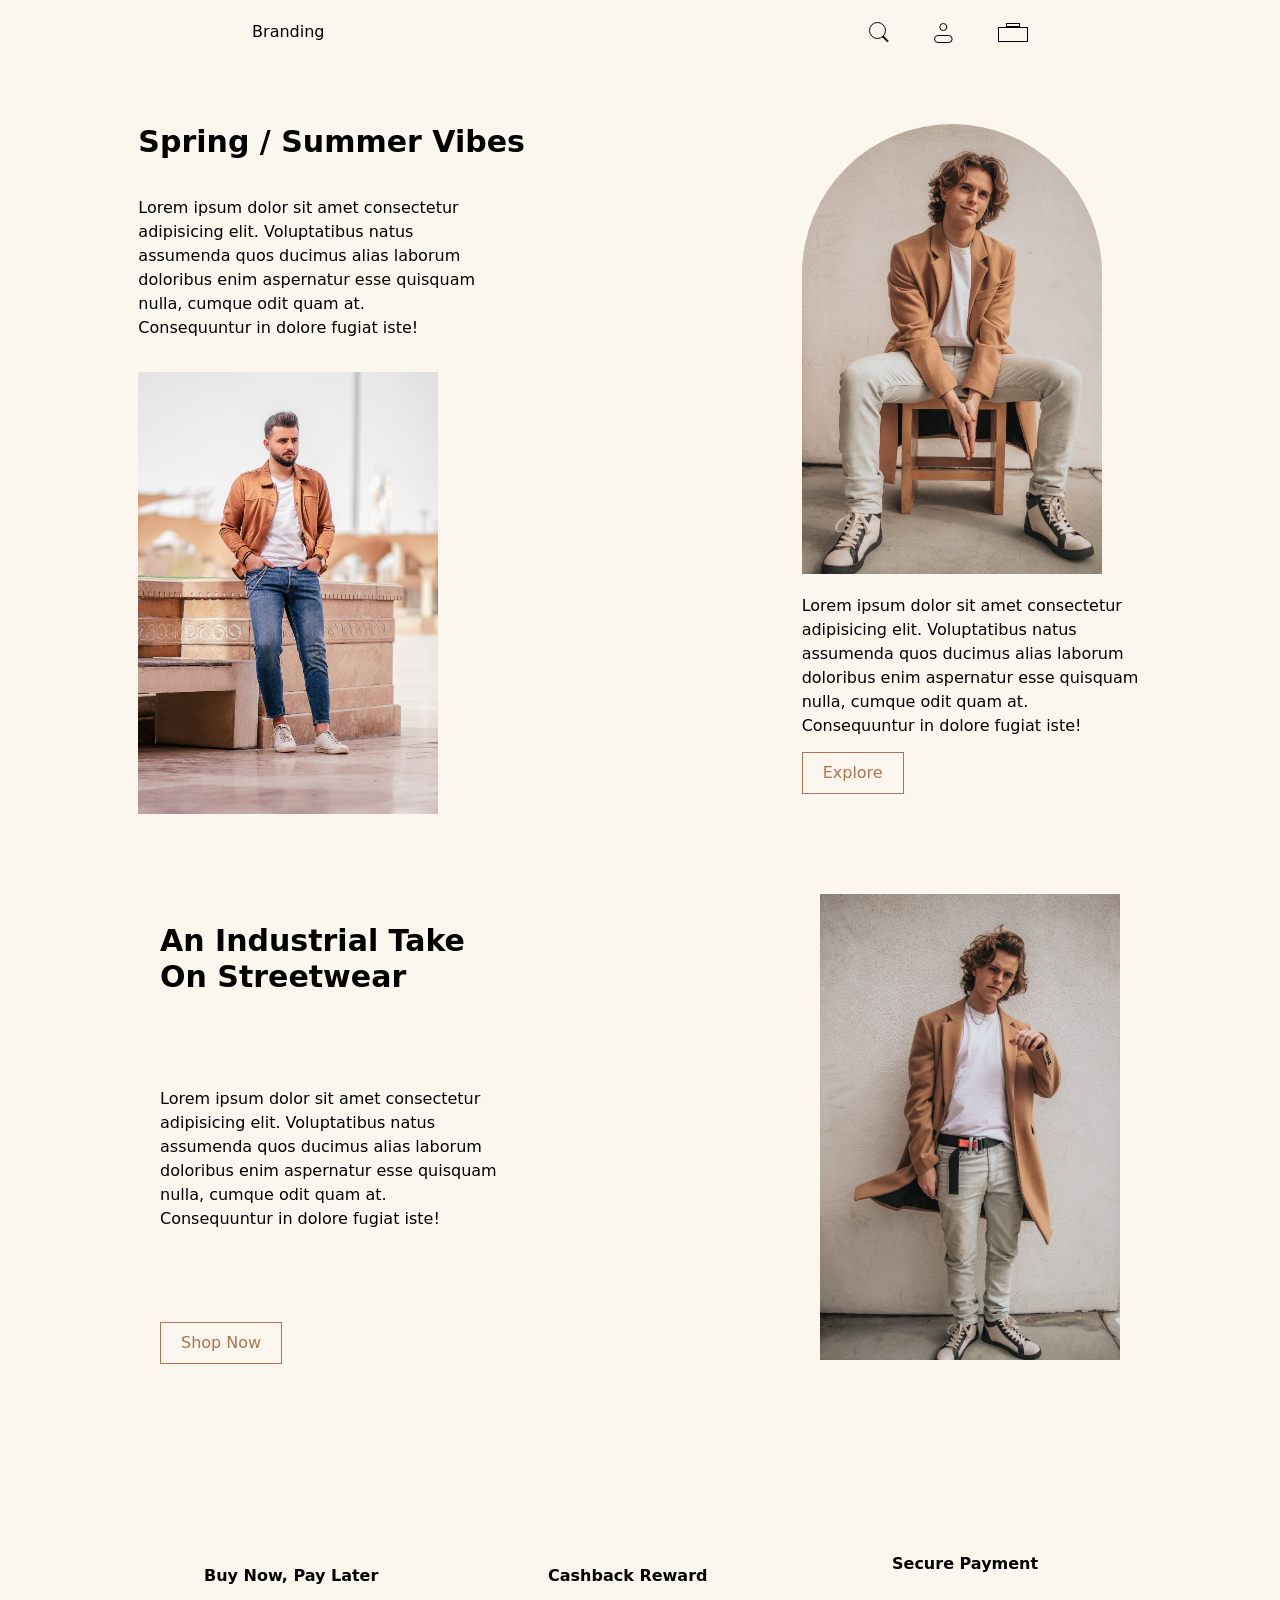
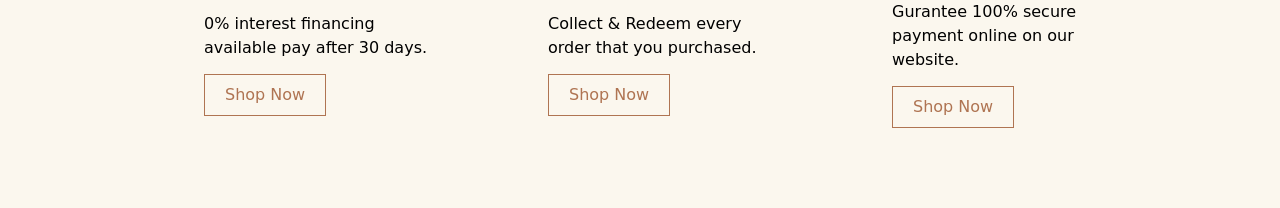
<file: index.html>
<html lang="en">
    <head>
        <meta charset="UTF-8" />
        <meta name="viewport" content="width=device-width, initial-scale=1.0" />
        <link rel="stylesheet" href="./src/output.css" />
        <title>Tailwind project - Branding Site</title>
    </head>
    <body class="bg-[#FBF7EE]">
        <nav class="flex justify-around">
            <div class="logo mt-5">
                <h1>Branding</h1>
            </div>
            <div class="nav-images mt-5">
                <img src="./Images/SVG/SVG 1.svg" class="inline ml-10" />
                <img src="./Images/SVG/SVG 2.svg" class="inline ml-10" />
                <img src="./Images/SVG/SVG 3.svg" class="inline ml-10" />
            </div>
        </nav>

        <header class="mt-20 flex justify-around">
            <div class="card-one">
                <h1 class="font-bold mb-9 text-3xl">Spring / Summer Vibes</h1>
                <p class="w-[340px] font-light">
                    Lorem ipsum dolor sit amet consectetur adipisicing elit.
                    Voluptatibus natus assumenda quos ducimus alias laborum
                    doloribus enim aspernatur esse quisquam nulla, cumque odit
                    quam at. Consequuntur in dolore fugiat iste!
                </p>
                <img
                    src="./Images/mohamad-khosravi-DuY4JP2M34Q-unsplash.jpg"
                    class="w-[300px] mt-8"
                />
            </div>
            <div class="card-two">
                <img
                    src="./Images/austin-wade-d2s8NQ6WD24-unsplash.jpg"
                    class="w-[300px] mb-5 rounded-t-[40rem]"
                />
                <p class="w-[340px] font-light">
                    Lorem ipsum dolor sit amet consectetur adipisicing elit.
                    Voluptatibus natus assumenda quos ducimus alias laborum
                    doloribus enim aspernatur esse quisquam nulla, cumque odit
                    quam at. Consequuntur in dolore fugiat iste!
                </p>

                <button
                    class="border border-[#AF7452] text-[#AF7452] pt-2 pb-2 pl-5 pr-5 mt-3.5"
                >
                    Explore
                </button>
            </div>
        </header>
        <section class="flex justify-around pt-20">
            <div class="flex flex-col justify-around items-start">
                <h1 class="font-bold mb-9 text-3xl">
                    An Industrial Take <br />
                    On Streetwear
                </h1>

                <p class="w-[340px] mb-5 font-light">
                    Lorem ipsum dolor sit amet consectetur adipisicing elit.
                    Voluptatibus natus assumenda quos ducimus alias laborum
                    doloribus enim aspernatur esse quisquam nulla, cumque odit
                    quam at. Consequuntur in dolore fugiat iste!
                </p>

                <button
                    class="border border-[#AF7452] text-[#AF7452] pt-2 pb-2 pl-5 pr-5 mt-3.5"
                >
                    Shop Now
                </button>
            </div>

            <img
                src="./Images/austin-wade-iQn82USu8gs-unsplash.jpg"
                class="w-[300px] mb-8"
            />
        </section>

        <section class="flex justify-center items-center mt-20 p-10">
            <div class="p-10 ml-10">
                <h1 class="font-bold mb-6">Buy Now, Pay Later</h1>
                <p class="font-thin w-[14rem]">
                    0% interest financing available pay after 30 days.
                </p>
                <button
                    class="border border-[#AF7452] text-[#AF7452] pt-2 pb-2 pl-5 pr-5 mt-3.5"
                >
                    Shop Now
                </button>
            </div>

            <div class="p-10 ml-10">
                <h1 class="font-bold mb-6">Cashback Reward</h1>
                <p class="font-thin w-[14rem]">
                    Collect & Redeem every order that you purchased.
                </p>
                <button
                    class="border border-[#AF7452] text-[#AF7452] pt-2 pb-2 pl-5 pr-5 mt-3.5"
                >
                    Shop Now
                </button>
            </div>

            <div class="p-10 ml-10">
                <h1 class="font-bold mb-6">Secure Payment</h1>
                <p class="font-thin w-[14rem]">
                    Gurantee 100% secure payment online on our website.
                </p>
                <button
                    class="border border-[#AF7452] text-[#AF7452] pt-2 pb-2 pl-5 pr-5 mt-3.5"
                >
                    Shop Now
                </button>
            </div>
        </section>
    </body>
</html>
</file>
<file: src/output.css>
/*! tailwindcss v4.1.13 | MIT License | https://tailwindcss.com */
@layer properties;
@layer theme, base, components, utilities;
@layer theme {
  :root, :host {
    --font-sans: ui-sans-serif, system-ui, sans-serif, "Apple Color Emoji",
      "Segoe UI Emoji", "Segoe UI Symbol", "Noto Color Emoji";
    --font-serif: ui-serif, Georgia, Cambria, "Times New Roman", Times, serif;
    --font-mono: ui-monospace, SFMono-Regular, Menlo, Monaco, Consolas, "Liberation Mono",
      "Courier New", monospace;
    --color-red-200: oklch(88.5% 0.062 18.334);
    --color-red-300: oklch(80.8% 0.114 19.571);
    --color-red-400: oklch(70.4% 0.191 22.216);
    --color-red-500: oklch(63.7% 0.237 25.331);
    --color-red-600: oklch(57.7% 0.245 27.325);
    --color-red-800: oklch(44.4% 0.177 26.899);
    --color-orange-200: oklch(90.1% 0.076 70.697);
    --color-orange-300: oklch(83.7% 0.128 66.29);
    --color-orange-500: oklch(70.5% 0.213 47.604);
    --color-amber-200: oklch(92.4% 0.12 95.746);
    --color-yellow-100: oklch(97.3% 0.071 103.193);
    --color-yellow-200: oklch(94.5% 0.129 101.54);
    --color-yellow-300: oklch(90.5% 0.182 98.111);
    --color-yellow-400: oklch(85.2% 0.199 91.936);
    --color-yellow-500: oklch(79.5% 0.184 86.047);
    --color-yellow-600: oklch(68.1% 0.162 75.834);
    --color-yellow-700: oklch(55.4% 0.135 66.442);
    --color-yellow-800: oklch(47.6% 0.114 61.907);
    --color-lime-100: oklch(96.7% 0.067 122.328);
    --color-lime-200: oklch(93.8% 0.127 124.321);
    --color-lime-300: oklch(89.7% 0.196 126.665);
    --color-lime-400: oklch(84.1% 0.238 128.85);
    --color-lime-500: oklch(76.8% 0.233 130.85);
    --color-lime-600: oklch(64.8% 0.2 131.684);
    --color-lime-700: oklch(53.2% 0.157 131.589);
    --color-green-50: oklch(98.2% 0.018 155.826);
    --color-green-100: oklch(96.2% 0.044 156.743);
    --color-green-200: oklch(92.5% 0.084 155.995);
    --color-green-300: oklch(87.1% 0.15 154.449);
    --color-green-400: oklch(79.2% 0.209 151.711);
    --color-green-500: oklch(72.3% 0.219 149.579);
    --color-green-600: oklch(62.7% 0.194 149.214);
    --color-green-700: oklch(52.7% 0.154 150.069);
    --color-green-800: oklch(44.8% 0.119 151.328);
    --color-teal-100: oklch(95.3% 0.051 180.801);
    --color-teal-200: oklch(91% 0.096 180.426);
    --color-teal-300: oklch(85.5% 0.138 181.071);
    --color-teal-400: oklch(77.7% 0.152 181.912);
    --color-teal-500: oklch(70.4% 0.14 182.503);
    --color-cyan-200: oklch(91.7% 0.08 205.041);
    --color-blue-500: oklch(62.3% 0.214 259.815);
    --color-blue-600: oklch(54.6% 0.245 262.881);
    --color-blue-700: oklch(48.8% 0.243 264.376);
    --color-blue-800: oklch(42.4% 0.199 265.638);
    --color-indigo-100: oklch(93% 0.034 272.788);
    --color-indigo-200: oklch(87% 0.065 274.039);
    --color-indigo-400: oklch(67.3% 0.182 276.935);
    --color-purple-400: oklch(71.4% 0.203 305.504);
    --color-purple-600: oklch(55.8% 0.288 302.321);
    --color-pink-200: oklch(89.9% 0.061 343.231);
    --color-pink-300: oklch(82.3% 0.12 346.018);
    --color-pink-400: oklch(71.8% 0.202 349.761);
    --color-pink-800: oklch(45.9% 0.187 3.815);
    --color-slate-700: oklch(37.2% 0.044 257.287);
    --color-white: #fff;
    --spacing: 0.25rem;
    --container-lg: 32rem;
    --text-xs: 0.75rem;
    --text-xs--line-height: calc(1 / 0.75);
    --text-sm: 0.875rem;
    --text-sm--line-height: calc(1.25 / 0.875);
    --text-base: 1rem;
    --text-base--line-height: calc(1.5 / 1);
    --text-lg: 1.125rem;
    --text-lg--line-height: calc(1.75 / 1.125);
    --text-xl: 1.25rem;
    --text-xl--line-height: calc(1.75 / 1.25);
    --text-2xl: 1.5rem;
    --text-2xl--line-height: calc(2 / 1.5);
    --text-3xl: 1.875rem;
    --text-3xl--line-height: calc(2.25 / 1.875);
    --text-4xl: 2.25rem;
    --text-4xl--line-height: calc(2.5 / 2.25);
    --text-5xl: 3rem;
    --text-5xl--line-height: 1;
    --text-6xl: 3.75rem;
    --text-6xl--line-height: 1;
    --text-7xl: 4.5rem;
    --text-7xl--line-height: 1;
    --text-8xl: 6rem;
    --text-8xl--line-height: 1;
    --text-9xl: 8rem;
    --text-9xl--line-height: 1;
    --font-weight-thin: 100;
    --font-weight-light: 300;
    --font-weight-normal: 400;
    --font-weight-medium: 500;
    --font-weight-semibold: 600;
    --font-weight-bold: 700;
    --tracking-tight: -0.025em;
    --tracking-normal: 0em;
    --tracking-wide: 0.025em;
    --tracking-widest: 0.1em;
    --radius-lg: 0.5rem;
    --radius-xl: 0.75rem;
    --radius-3xl: 1.5rem;
    --ease-in-out: cubic-bezier(0.4, 0, 0.2, 1);
    --animate-spin: spin 1s linear infinite;
    --animate-ping: ping 1s cubic-bezier(0, 0, 0.2, 1) infinite;
    --animate-pulse: pulse 2s cubic-bezier(0.4, 0, 0.6, 1) infinite;
    --animate-bounce: bounce 1s infinite;
    --blur-sm: 8px;
    --blur-lg: 16px;
    --blur-2xl: 40px;
    --blur-3xl: 64px;
    --default-transition-duration: 150ms;
    --default-transition-timing-function: cubic-bezier(0.4, 0, 0.2, 1);
    --default-font-family: var(--font-sans);
    --default-mono-font-family: var(--font-mono);
  }
}
@layer base {
  *, ::after, ::before, ::backdrop, ::file-selector-button {
    box-sizing: border-box;
    margin: 0;
    padding: 0;
    border: 0 solid;
  }
  html, :host {
    line-height: 1.5;
    -webkit-text-size-adjust: 100%;
    tab-size: 4;
    font-family: var(--default-font-family, ui-sans-serif, system-ui, sans-serif, "Apple Color Emoji", "Segoe UI Emoji", "Segoe UI Symbol", "Noto Color Emoji");
    font-feature-settings: var(--default-font-feature-settings, normal);
    font-variation-settings: var(--default-font-variation-settings, normal);
    -webkit-tap-highlight-color: transparent;
  }
  hr {
    height: 0;
    color: inherit;
    border-top-width: 1px;
  }
  abbr:where([title]) {
    -webkit-text-decoration: underline dotted;
    text-decoration: underline dotted;
  }
  h1, h2, h3, h4, h5, h6 {
    font-size: inherit;
    font-weight: inherit;
  }
  a {
    color: inherit;
    -webkit-text-decoration: inherit;
    text-decoration: inherit;
  }
  b, strong {
    font-weight: bolder;
  }
  code, kbd, samp, pre {
    font-family: var(--default-mono-font-family, ui-monospace, SFMono-Regular, Menlo, Monaco, Consolas, "Liberation Mono", "Courier New", monospace);
    font-feature-settings: var(--default-mono-font-feature-settings, normal);
    font-variation-settings: var(--default-mono-font-variation-settings, normal);
    font-size: 1em;
  }
  small {
    font-size: 80%;
  }
  sub, sup {
    font-size: 75%;
    line-height: 0;
    position: relative;
    vertical-align: baseline;
  }
  sub {
    bottom: -0.25em;
  }
  sup {
    top: -0.5em;
  }
  table {
    text-indent: 0;
    border-color: inherit;
    border-collapse: collapse;
  }
  :-moz-focusring {
    outline: auto;
  }
  progress {
    vertical-align: baseline;
  }
  summary {
    display: list-item;
  }
  ol, ul, menu {
    list-style: none;
  }
  img, svg, video, canvas, audio, iframe, embed, object {
    display: block;
    vertical-align: middle;
  }
  img, video {
    max-width: 100%;
    height: auto;
  }
  button, input, select, optgroup, textarea, ::file-selector-button {
    font: inherit;
    font-feature-settings: inherit;
    font-variation-settings: inherit;
    letter-spacing: inherit;
    color: inherit;
    border-radius: 0;
    background-color: transparent;
    opacity: 1;
  }
  :where(select:is([multiple], [size])) optgroup {
    font-weight: bolder;
  }
  :where(select:is([multiple], [size])) optgroup option {
    padding-inline-start: 20px;
  }
  ::file-selector-button {
    margin-inline-end: 4px;
  }
  ::placeholder {
    opacity: 1;
  }
  @supports (not (-webkit-appearance: -apple-pay-button))  or (contain-intrinsic-size: 1px) {
    ::placeholder {
      color: currentcolor;
      @supports (color: color-mix(in lab, red, red)) {
        color: color-mix(in oklab, currentcolor 50%, transparent);
      }
    }
  }
  textarea {
    resize: vertical;
  }
  ::-webkit-search-decoration {
    -webkit-appearance: none;
  }
  ::-webkit-date-and-time-value {
    min-height: 1lh;
    text-align: inherit;
  }
  ::-webkit-datetime-edit {
    display: inline-flex;
  }
  ::-webkit-datetime-edit-fields-wrapper {
    padding: 0;
  }
  ::-webkit-datetime-edit, ::-webkit-datetime-edit-year-field, ::-webkit-datetime-edit-month-field, ::-webkit-datetime-edit-day-field, ::-webkit-datetime-edit-hour-field, ::-webkit-datetime-edit-minute-field, ::-webkit-datetime-edit-second-field, ::-webkit-datetime-edit-millisecond-field, ::-webkit-datetime-edit-meridiem-field {
    padding-block: 0;
  }
  ::-webkit-calendar-picker-indicator {
    line-height: 1;
  }
  :-moz-ui-invalid {
    box-shadow: none;
  }
  button, input:where([type="button"], [type="reset"], [type="submit"]), ::file-selector-button {
    appearance: button;
  }
  ::-webkit-inner-spin-button, ::-webkit-outer-spin-button {
    height: auto;
  }
  [hidden]:where(:not([hidden="until-found"])) {
    display: none !important;
  }
}
@layer utilities {
  .absolute {
    position: absolute;
  }
  .relative {
    position: relative;
  }
  .top-0 {
    top: calc(var(--spacing) * 0);
  }
  .right-0 {
    right: calc(var(--spacing) * 0);
  }
  .bottom-0 {
    bottom: calc(var(--spacing) * 0);
  }
  .left-0 {
    left: calc(var(--spacing) * 0);
  }
  .order-1 {
    order: 1;
  }
  .order-2 {
    order: 2;
  }
  .order-3 {
    order: 3;
  }
  .order-4 {
    order: 4;
  }
  .order-5 {
    order: 5;
  }
  .col-span-2 {
    grid-column: span 2 / span 2;
  }
  .col-span-3 {
    grid-column: span 3 / span 3;
  }
  .row-span-2 {
    grid-row: span 2 / span 2;
  }
  .container {
    width: 100%;
    @media (width >= 40rem) {
      max-width: 40rem;
    }
    @media (width >= 48rem) {
      max-width: 48rem;
    }
    @media (width >= 64rem) {
      max-width: 64rem;
    }
    @media (width >= 80rem) {
      max-width: 80rem;
    }
    @media (width >= 96rem) {
      max-width: 96rem;
    }
  }
  .m-1 {
    margin: calc(var(--spacing) * 1);
  }
  .m-3 {
    margin: calc(var(--spacing) * 3);
  }
  .m-5 {
    margin: calc(var(--spacing) * 5);
  }
  .m-10 {
    margin: calc(var(--spacing) * 10);
  }
  .m-20 {
    margin: calc(var(--spacing) * 20);
  }
  .m-\[100px\] {
    margin: 100px;
  }
  .mx-4 {
    margin-inline: calc(var(--spacing) * 4);
  }
  .my-2 {
    margin-block: calc(var(--spacing) * 2);
  }
  .my-4 {
    margin-block: calc(var(--spacing) * 4);
  }
  .mt-2 {
    margin-top: calc(var(--spacing) * 2);
  }
  .mt-3 {
    margin-top: calc(var(--spacing) * 3);
  }
  .mt-3\.5 {
    margin-top: calc(var(--spacing) * 3.5);
  }
  .mt-5 {
    margin-top: calc(var(--spacing) * 5);
  }
  .mt-8 {
    margin-top: calc(var(--spacing) * 8);
  }
  .mt-10 {
    margin-top: calc(var(--spacing) * 10);
  }
  .mt-20 {
    margin-top: calc(var(--spacing) * 20);
  }
  .mr-4 {
    margin-right: calc(var(--spacing) * 4);
  }
  .mb-1 {
    margin-bottom: calc(var(--spacing) * 1);
  }
  .mb-2 {
    margin-bottom: calc(var(--spacing) * 2);
  }
  .mb-4 {
    margin-bottom: calc(var(--spacing) * 4);
  }
  .mb-5 {
    margin-bottom: calc(var(--spacing) * 5);
  }
  .mb-6 {
    margin-bottom: calc(var(--spacing) * 6);
  }
  .mb-8 {
    margin-bottom: calc(var(--spacing) * 8);
  }
  .mb-9 {
    margin-bottom: calc(var(--spacing) * 9);
  }
  .mb-10 {
    margin-bottom: calc(var(--spacing) * 10);
  }
  .mb-20 {
    margin-bottom: calc(var(--spacing) * 20);
  }
  .ml-2 {
    margin-left: calc(var(--spacing) * 2);
  }
  .ml-4 {
    margin-left: calc(var(--spacing) * 4);
  }
  .ml-5 {
    margin-left: calc(var(--spacing) * 5);
  }
  .ml-7 {
    margin-left: calc(var(--spacing) * 7);
  }
  .ml-10 {
    margin-left: calc(var(--spacing) * 10);
  }
  .ml-20 {
    margin-left: calc(var(--spacing) * 20);
  }
  .block {
    display: block;
  }
  .flex {
    display: flex;
  }
  .grid {
    display: grid;
  }
  .hidden {
    display: none;
  }
  .inline {
    display: inline;
  }
  .inline-block {
    display: inline-block;
  }
  .table {
    display: table;
  }
  .h-24 {
    height: calc(var(--spacing) * 24);
  }
  .h-32 {
    height: calc(var(--spacing) * 32);
  }
  .h-40 {
    height: calc(var(--spacing) * 40);
  }
  .h-48 {
    height: calc(var(--spacing) * 48);
  }
  .h-64 {
    height: calc(var(--spacing) * 64);
  }
  .h-80 {
    height: calc(var(--spacing) * 80);
  }
  .h-\[150px\] {
    height: 150px;
  }
  .h-\[250px\] {
    height: 250px;
  }
  .h-\[400px\] {
    height: 400px;
  }
  .h-screen {
    height: 100vh;
  }
  .max-h-full {
    max-height: 100%;
  }
  .min-h-full {
    min-height: 100%;
  }
  .w-0 {
    width: calc(var(--spacing) * 0);
  }
  .w-1 {
    width: calc(var(--spacing) * 1);
  }
  .w-1\.5 {
    width: calc(var(--spacing) * 1.5);
  }
  .w-1\/2 {
    width: calc(1/2 * 100%);
  }
  .w-1\/3 {
    width: calc(1/3 * 100%);
  }
  .w-1\/4 {
    width: calc(1/4 * 100%);
  }
  .w-1\/5 {
    width: calc(1/5 * 100%);
  }
  .w-2 {
    width: calc(var(--spacing) * 2);
  }
  .w-2\/4 {
    width: calc(2/4 * 100%);
  }
  .w-3 {
    width: calc(var(--spacing) * 3);
  }
  .w-3\/4 {
    width: calc(3/4 * 100%);
  }
  .w-5 {
    width: calc(var(--spacing) * 5);
  }
  .w-7 {
    width: calc(var(--spacing) * 7);
  }
  .w-8 {
    width: calc(var(--spacing) * 8);
  }
  .w-9 {
    width: calc(var(--spacing) * 9);
  }
  .w-10 {
    width: calc(var(--spacing) * 10);
  }
  .w-11 {
    width: calc(var(--spacing) * 11);
  }
  .w-12 {
    width: calc(var(--spacing) * 12);
  }
  .w-13 {
    width: calc(var(--spacing) * 13);
  }
  .w-14 {
    width: calc(var(--spacing) * 14);
  }
  .w-15 {
    width: calc(var(--spacing) * 15);
  }
  .w-16 {
    width: calc(var(--spacing) * 16);
  }
  .w-20 {
    width: calc(var(--spacing) * 20);
  }
  .w-24 {
    width: calc(var(--spacing) * 24);
  }
  .w-28 {
    width: calc(var(--spacing) * 28);
  }
  .w-32 {
    width: calc(var(--spacing) * 32);
  }
  .w-36 {
    width: calc(var(--spacing) * 36);
  }
  .w-40 {
    width: calc(var(--spacing) * 40);
  }
  .w-45 {
    width: calc(var(--spacing) * 45);
  }
  .w-50 {
    width: calc(var(--spacing) * 50);
  }
  .w-55 {
    width: calc(var(--spacing) * 55);
  }
  .w-60 {
    width: calc(var(--spacing) * 60);
  }
  .w-64 {
    width: calc(var(--spacing) * 64);
  }
  .w-96 {
    width: calc(var(--spacing) * 96);
  }
  .w-\[14rem\] {
    width: 14rem;
  }
  .w-\[34\] {
    width: 34;
  }
  .w-\[250px\] {
    width: 250px;
  }
  .w-\[300px\] {
    width: 300px;
  }
  .w-\[320px\] {
    width: 320px;
  }
  .w-\[335px\] {
    width: 335px;
  }
  .w-\[340px\] {
    width: 340px;
  }
  .w-\[340pz\] {
    width: 340pz;
  }
  .w-\[345px\] {
    width: 345px;
  }
  .w-\[400px\] {
    width: 400px;
  }
  .w-\[500px\] {
    width: 500px;
  }
  .w-\[600px\] {
    width: 600px;
  }
  .w-\[3350px\] {
    width: 3350px;
  }
  .w-auto {
    width: auto;
  }
  .w-full {
    width: 100%;
  }
  .w-screen {
    width: 100vw;
  }
  .max-w-lg {
    max-width: var(--container-lg);
  }
  .flex-1 {
    flex: 1;
  }
  .flex-auto {
    flex: auto;
  }
  .flex-initial {
    flex: 0 auto;
  }
  .flex-none {
    flex: none;
  }
  .border-collapse {
    border-collapse: collapse;
  }
  .transform {
    transform: var(--tw-rotate-x,) var(--tw-rotate-y,) var(--tw-rotate-z,) var(--tw-skew-x,) var(--tw-skew-y,);
  }
  .animate-bounce {
    animation: var(--animate-bounce);
  }
  .animate-ping {
    animation: var(--animate-ping);
  }
  .animate-pulse {
    animation: var(--animate-pulse);
  }
  .animate-spin {
    animation: var(--animate-spin);
  }
  .resize {
    resize: both;
  }
  .grid-cols-3 {
    grid-template-columns: repeat(3, minmax(0, 1fr));
  }
  .flex-col {
    flex-direction: column;
  }
  .flex-wrap {
    flex-wrap: wrap;
  }
  .items-center {
    align-items: center;
  }
  .items-start {
    align-items: flex-start;
  }
  .justify-around {
    justify-content: space-around;
  }
  .justify-between {
    justify-content: space-between;
  }
  .justify-center {
    justify-content: center;
  }
  .justify-normal {
    justify-content: normal;
  }
  .gap-4 {
    gap: calc(var(--spacing) * 4);
  }
  .space-y-4 {
    :where(& > :not(:last-child)) {
      --tw-space-y-reverse: 0;
      margin-block-start: calc(calc(var(--spacing) * 4) * var(--tw-space-y-reverse));
      margin-block-end: calc(calc(var(--spacing) * 4) * calc(1 - var(--tw-space-y-reverse)));
    }
  }
  .space-x-4 {
    :where(& > :not(:last-child)) {
      --tw-space-x-reverse: 0;
      margin-inline-start: calc(calc(var(--spacing) * 4) * var(--tw-space-x-reverse));
      margin-inline-end: calc(calc(var(--spacing) * 4) * calc(1 - var(--tw-space-x-reverse)));
    }
  }
  .rounded {
    border-radius: 0.25rem;
  }
  .rounded-3xl {
    border-radius: var(--radius-3xl);
  }
  .rounded-full {
    border-radius: calc(infinity * 1px);
  }
  .rounded-lg {
    border-radius: var(--radius-lg);
  }
  .rounded-xl {
    border-radius: var(--radius-xl);
  }
  .rounded-t {
    border-top-left-radius: 0.25rem;
    border-top-right-radius: 0.25rem;
  }
  .rounded-t-\[40rem\] {
    border-top-left-radius: 40rem;
    border-top-right-radius: 40rem;
  }
  .rounded-t-xl {
    border-top-left-radius: var(--radius-xl);
    border-top-right-radius: var(--radius-xl);
  }
  .rounded-l-xl {
    border-top-left-radius: var(--radius-xl);
    border-bottom-left-radius: var(--radius-xl);
  }
  .rounded-r-xl {
    border-top-right-radius: var(--radius-xl);
    border-bottom-right-radius: var(--radius-xl);
  }
  .rounded-b-xl {
    border-bottom-right-radius: var(--radius-xl);
    border-bottom-left-radius: var(--radius-xl);
  }
  .border {
    border-style: var(--tw-border-style);
    border-width: 1px;
  }
  .border-2 {
    border-style: var(--tw-border-style);
    border-width: 2px;
  }
  .border-4 {
    border-style: var(--tw-border-style);
    border-width: 4px;
  }
  .border-x-4 {
    border-inline-style: var(--tw-border-style);
    border-inline-width: 4px;
  }
  .border-y-4 {
    border-block-style: var(--tw-border-style);
    border-block-width: 4px;
  }
  .border-t-4 {
    border-top-style: var(--tw-border-style);
    border-top-width: 4px;
  }
  .border-r-4 {
    border-right-style: var(--tw-border-style);
    border-right-width: 4px;
  }
  .border-b-4 {
    border-bottom-style: var(--tw-border-style);
    border-bottom-width: 4px;
  }
  .border-l-4 {
    border-left-style: var(--tw-border-style);
    border-left-width: 4px;
  }
  .border-\[\#AF7\] {
    border-color: #AF7;
  }
  .border-\[\#AF7452\] {
    border-color: #AF7452;
  }
  .border-\[\#AF\] {
    border-color: #AF;
  }
  .border-\[\#\] {
    border-color: #;
  }
  .border-green-100 {
    border-color: var(--color-green-100);
  }
  .border-red-500 {
    border-color: var(--color-red-500);
  }
  .border-teal-500 {
    border-color: var(--color-teal-500);
  }
  .bg-\[\#FBF7EE\] {
    background-color: #FBF7EE;
  }
  .bg-\[\#FBF7\] {
    background-color: #FBF7;
  }
  .bg-\[\#FBF\] {
    background-color: #FBF;
  }
  .bg-\[\#FB\] {
    background-color: #FB;
  }
  .bg-\[\#\] {
    background-color: #;
  }
  .bg-amber-200 {
    background-color: var(--color-amber-200);
  }
  .bg-blue-500 {
    background-color: var(--color-blue-500);
  }
  .bg-blue-600 {
    background-color: var(--color-blue-600);
  }
  .bg-cyan-200 {
    background-color: var(--color-cyan-200);
  }
  .bg-green-200 {
    background-color: var(--color-green-200);
  }
  .bg-green-300 {
    background-color: var(--color-green-300);
  }
  .bg-green-400 {
    background-color: var(--color-green-400);
  }
  .bg-green-500 {
    background-color: var(--color-green-500);
  }
  .bg-indigo-100 {
    background-color: var(--color-indigo-100);
  }
  .bg-indigo-200 {
    background-color: var(--color-indigo-200);
  }
  .bg-indigo-400 {
    background-color: var(--color-indigo-400);
  }
  .bg-lime-100 {
    background-color: var(--color-lime-100);
  }
  .bg-lime-200 {
    background-color: var(--color-lime-200);
  }
  .bg-lime-300 {
    background-color: var(--color-lime-300);
  }
  .bg-lime-400 {
    background-color: var(--color-lime-400);
  }
  .bg-lime-500 {
    background-color: var(--color-lime-500);
  }
  .bg-lime-600 {
    background-color: var(--color-lime-600);
  }
  .bg-lime-700 {
    background-color: var(--color-lime-700);
  }
  .bg-orange-200 {
    background-color: var(--color-orange-200);
  }
  .bg-orange-300 {
    background-color: var(--color-orange-300);
  }
  .bg-orange-500 {
    background-color: var(--color-orange-500);
  }
  .bg-pink-200 {
    background-color: var(--color-pink-200);
  }
  .bg-pink-300 {
    background-color: var(--color-pink-300);
  }
  .bg-pink-400 {
    background-color: var(--color-pink-400);
  }
  .bg-red-200 {
    background-color: var(--color-red-200);
  }
  .bg-red-300 {
    background-color: var(--color-red-300);
  }
  .bg-red-500 {
    background-color: var(--color-red-500);
  }
  .bg-red-600 {
    background-color: var(--color-red-600);
  }
  .bg-slate-700 {
    background-color: var(--color-slate-700);
  }
  .bg-teal-100 {
    background-color: var(--color-teal-100);
  }
  .bg-teal-200 {
    background-color: var(--color-teal-200);
  }
  .bg-teal-300 {
    background-color: var(--color-teal-300);
  }
  .bg-teal-400 {
    background-color: var(--color-teal-400);
  }
  .bg-teal-500 {
    background-color: var(--color-teal-500);
  }
  .bg-yellow-100 {
    background-color: var(--color-yellow-100);
  }
  .bg-yellow-200 {
    background-color: var(--color-yellow-200);
  }
  .bg-yellow-300 {
    background-color: var(--color-yellow-300);
  }
  .bg-yellow-400 {
    background-color: var(--color-yellow-400);
  }
  .bg-yellow-500 {
    background-color: var(--color-yellow-500);
  }
  .bg-yellow-600 {
    background-color: var(--color-yellow-600);
  }
  .bg-yellow-700 {
    background-color: var(--color-yellow-700);
  }
  .bg-gradient-to-r {
    --tw-gradient-position: to right in oklab;
    background-image: linear-gradient(var(--tw-gradient-stops));
  }
  .from-red-200 {
    --tw-gradient-from: var(--color-red-200);
    --tw-gradient-stops: var(--tw-gradient-via-stops, var(--tw-gradient-position), var(--tw-gradient-from) var(--tw-gradient-from-position), var(--tw-gradient-to) var(--tw-gradient-to-position));
  }
  .from-teal-100 {
    --tw-gradient-from: var(--color-teal-100);
    --tw-gradient-stops: var(--tw-gradient-via-stops, var(--tw-gradient-position), var(--tw-gradient-from) var(--tw-gradient-from-position), var(--tw-gradient-to) var(--tw-gradient-to-position));
  }
  .to-green-500 {
    --tw-gradient-to: var(--color-green-500);
    --tw-gradient-stops: var(--tw-gradient-via-stops, var(--tw-gradient-position), var(--tw-gradient-from) var(--tw-gradient-from-position), var(--tw-gradient-to) var(--tw-gradient-to-position));
  }
  .to-red-400 {
    --tw-gradient-to: var(--color-red-400);
    --tw-gradient-stops: var(--tw-gradient-via-stops, var(--tw-gradient-position), var(--tw-gradient-from) var(--tw-gradient-from-position), var(--tw-gradient-to) var(--tw-gradient-to-position));
  }
  .bg-cover {
    background-size: cover;
  }
  .bg-center {
    background-position: center;
  }
  .bg-no-repeat {
    background-repeat: no-repeat;
  }
  .p-2 {
    padding: calc(var(--spacing) * 2);
  }
  .p-3 {
    padding: calc(var(--spacing) * 3);
  }
  .p-4 {
    padding: calc(var(--spacing) * 4);
  }
  .p-5 {
    padding: calc(var(--spacing) * 5);
  }
  .p-7 {
    padding: calc(var(--spacing) * 7);
  }
  .p-10 {
    padding: calc(var(--spacing) * 10);
  }
  .p-20 {
    padding: calc(var(--spacing) * 20);
  }
  .p-40 {
    padding: calc(var(--spacing) * 40);
  }
  .px-4 {
    padding-inline: calc(var(--spacing) * 4);
  }
  .py-4 {
    padding-block: calc(var(--spacing) * 4);
  }
  .pt-2 {
    padding-top: calc(var(--spacing) * 2);
  }
  .pt-6 {
    padding-top: calc(var(--spacing) * 6);
  }
  .pt-20 {
    padding-top: calc(var(--spacing) * 20);
  }
  .pr-5 {
    padding-right: calc(var(--spacing) * 5);
  }
  .pb-2 {
    padding-bottom: calc(var(--spacing) * 2);
  }
  .pb-\[50px\] {
    padding-bottom: 50px;
  }
  .pl-5 {
    padding-left: calc(var(--spacing) * 5);
  }
  .text-center {
    text-align: center;
  }
  .text-left {
    text-align: left;
  }
  .text-right {
    text-align: right;
  }
  .font-mono {
    font-family: var(--font-mono);
  }
  .font-sans {
    font-family: var(--font-sans);
  }
  .font-serif {
    font-family: var(--font-serif);
  }
  .text-2xl {
    font-size: var(--text-2xl);
    line-height: var(--tw-leading, var(--text-2xl--line-height));
  }
  .text-3xl {
    font-size: var(--text-3xl);
    line-height: var(--tw-leading, var(--text-3xl--line-height));
  }
  .text-4xl {
    font-size: var(--text-4xl);
    line-height: var(--tw-leading, var(--text-4xl--line-height));
  }
  .text-5xl {
    font-size: var(--text-5xl);
    line-height: var(--tw-leading, var(--text-5xl--line-height));
  }
  .text-6xl {
    font-size: var(--text-6xl);
    line-height: var(--tw-leading, var(--text-6xl--line-height));
  }
  .text-7xl {
    font-size: var(--text-7xl);
    line-height: var(--tw-leading, var(--text-7xl--line-height));
  }
  .text-8xl {
    font-size: var(--text-8xl);
    line-height: var(--tw-leading, var(--text-8xl--line-height));
  }
  .text-9xl {
    font-size: var(--text-9xl);
    line-height: var(--tw-leading, var(--text-9xl--line-height));
  }
  .text-base {
    font-size: var(--text-base);
    line-height: var(--tw-leading, var(--text-base--line-height));
  }
  .text-lg {
    font-size: var(--text-lg);
    line-height: var(--tw-leading, var(--text-lg--line-height));
  }
  .text-sm {
    font-size: var(--text-sm);
    line-height: var(--tw-leading, var(--text-sm--line-height));
  }
  .text-xl {
    font-size: var(--text-xl);
    line-height: var(--tw-leading, var(--text-xl--line-height));
  }
  .text-xs {
    font-size: var(--text-xs);
    line-height: var(--tw-leading, var(--text-xs--line-height));
  }
  .font-bold {
    --tw-font-weight: var(--font-weight-bold);
    font-weight: var(--font-weight-bold);
  }
  .font-light {
    --tw-font-weight: var(--font-weight-light);
    font-weight: var(--font-weight-light);
  }
  .font-medium {
    --tw-font-weight: var(--font-weight-medium);
    font-weight: var(--font-weight-medium);
  }
  .font-normal {
    --tw-font-weight: var(--font-weight-normal);
    font-weight: var(--font-weight-normal);
  }
  .font-semibold {
    --tw-font-weight: var(--font-weight-semibold);
    font-weight: var(--font-weight-semibold);
  }
  .font-thin {
    --tw-font-weight: var(--font-weight-thin);
    font-weight: var(--font-weight-thin);
  }
  .tracking-normal {
    --tw-tracking: var(--tracking-normal);
    letter-spacing: var(--tracking-normal);
  }
  .tracking-tight {
    --tw-tracking: var(--tracking-tight);
    letter-spacing: var(--tracking-tight);
  }
  .tracking-wide {
    --tw-tracking: var(--tracking-wide);
    letter-spacing: var(--tracking-wide);
  }
  .tracking-widest {
    --tw-tracking: var(--tracking-widest);
    letter-spacing: var(--tracking-widest);
  }
  .text-\[\#000\] {
    color: #000;
  }
  .text-\[\#50d71e\] {
    color: #50d71e;
  }
  .text-\[\#AF7452\] {
    color: #AF7452;
  }
  .text-\[\#fff\] {
    color: #fff;
  }
  .text-green-50 {
    color: var(--color-green-50);
  }
  .text-green-100 {
    color: var(--color-green-100);
  }
  .text-green-200 {
    color: var(--color-green-200);
  }
  .text-green-300 {
    color: var(--color-green-300);
  }
  .text-green-400 {
    color: var(--color-green-400);
  }
  .text-green-500 {
    color: var(--color-green-500);
  }
  .text-green-600 {
    color: var(--color-green-600);
  }
  .text-green-700 {
    color: var(--color-green-700);
  }
  .text-green-800 {
    color: var(--color-green-800);
  }
  .text-purple-600 {
    color: var(--color-purple-600);
  }
  .text-white {
    color: var(--color-white);
  }
  .capitalize {
    text-transform: capitalize;
  }
  .lowercase {
    text-transform: lowercase;
  }
  .normal-case {
    text-transform: none;
  }
  .uppercase {
    text-transform: uppercase;
  }
  .line-through {
    text-decoration-line: line-through;
  }
  .overline {
    text-decoration-line: overline;
  }
  .underline {
    text-decoration-line: underline;
  }
  .decoration-blue-600 {
    text-decoration-color: var(--color-blue-600);
  }
  .decoration-purple-400 {
    text-decoration-color: var(--color-purple-400);
  }
  .decoration-red-600 {
    text-decoration-color: var(--color-red-600);
  }
  .decoration-dashed {
    text-decoration-style: dashed;
  }
  .decoration-dotted {
    text-decoration-style: dotted;
  }
  .decoration-double {
    text-decoration-style: double;
  }
  .decoration-solid {
    text-decoration-style: solid;
  }
  .decoration-wavy {
    text-decoration-style: wavy;
  }
  .decoration-1 {
    text-decoration-thickness: 1px;
  }
  .underline-offset-1 {
    text-underline-offset: 1px;
  }
  .underline-offset-2 {
    text-underline-offset: 2px;
  }
  .underline-offset-3 {
    text-underline-offset: 3px;
  }
  .underline-offset-4 {
    text-underline-offset: 4px;
  }
  .underline-offset-8 {
    text-underline-offset: 8px;
  }
  .accent-red-500 {
    accent-color: var(--color-red-500);
  }
  .accent-teal-500 {
    accent-color: var(--color-teal-500);
  }
  .accent-yellow-500 {
    accent-color: var(--color-yellow-500);
  }
  .shadow-2xl {
    --tw-shadow: 0 25px 50px -12px var(--tw-shadow-color, rgb(0 0 0 / 0.25));
    box-shadow: var(--tw-inset-shadow), var(--tw-inset-ring-shadow), var(--tw-ring-offset-shadow), var(--tw-ring-shadow), var(--tw-shadow);
  }
  .shadow-inner {
    --tw-shadow: inset 0 2px 4px 0 var(--tw-shadow-color, rgb(0 0 0 / 0.05));
    box-shadow: var(--tw-inset-shadow), var(--tw-inset-ring-shadow), var(--tw-ring-offset-shadow), var(--tw-ring-shadow), var(--tw-shadow);
  }
  .shadow-lg {
    --tw-shadow: 0 10px 15px -3px var(--tw-shadow-color, rgb(0 0 0 / 0.1)), 0 4px 6px -4px var(--tw-shadow-color, rgb(0 0 0 / 0.1));
    box-shadow: var(--tw-inset-shadow), var(--tw-inset-ring-shadow), var(--tw-ring-offset-shadow), var(--tw-ring-shadow), var(--tw-shadow);
  }
  .shadow-md {
    --tw-shadow: 0 4px 6px -1px var(--tw-shadow-color, rgb(0 0 0 / 0.1)), 0 2px 4px -2px var(--tw-shadow-color, rgb(0 0 0 / 0.1));
    box-shadow: var(--tw-inset-shadow), var(--tw-inset-ring-shadow), var(--tw-ring-offset-shadow), var(--tw-ring-shadow), var(--tw-shadow);
  }
  .shadow-xl {
    --tw-shadow: 0 20px 25px -5px var(--tw-shadow-color, rgb(0 0 0 / 0.1)), 0 8px 10px -6px var(--tw-shadow-color, rgb(0 0 0 / 0.1));
    box-shadow: var(--tw-inset-shadow), var(--tw-inset-ring-shadow), var(--tw-ring-offset-shadow), var(--tw-ring-shadow), var(--tw-shadow);
  }
  .shadow-teal-300 {
    --tw-shadow-color: oklch(85.5% 0.138 181.071);
    @supports (color: color-mix(in lab, red, red)) {
      --tw-shadow-color: color-mix(in oklab, var(--color-teal-300) var(--tw-shadow-alpha), transparent);
    }
  }
  .shadow-teal-300\/70 {
    --tw-shadow-color: color-mix(in srgb, oklch(85.5% 0.138 181.071) 70%, transparent);
    @supports (color: color-mix(in lab, red, red)) {
      --tw-shadow-color: color-mix(in oklab, color-mix(in oklab, var(--color-teal-300) 70%, transparent) var(--tw-shadow-alpha), transparent);
    }
  }
  .outline {
    outline-style: var(--tw-outline-style);
    outline-width: 1px;
  }
  .blur-2xl {
    --tw-blur: blur(var(--blur-2xl));
    filter: var(--tw-blur,) var(--tw-brightness,) var(--tw-contrast,) var(--tw-grayscale,) var(--tw-hue-rotate,) var(--tw-invert,) var(--tw-saturate,) var(--tw-sepia,) var(--tw-drop-shadow,);
  }
  .blur-3xl {
    --tw-blur: blur(var(--blur-3xl));
    filter: var(--tw-blur,) var(--tw-brightness,) var(--tw-contrast,) var(--tw-grayscale,) var(--tw-hue-rotate,) var(--tw-invert,) var(--tw-saturate,) var(--tw-sepia,) var(--tw-drop-shadow,);
  }
  .blur-lg {
    --tw-blur: blur(var(--blur-lg));
    filter: var(--tw-blur,) var(--tw-brightness,) var(--tw-contrast,) var(--tw-grayscale,) var(--tw-hue-rotate,) var(--tw-invert,) var(--tw-saturate,) var(--tw-sepia,) var(--tw-drop-shadow,);
  }
  .blur-sm {
    --tw-blur: blur(var(--blur-sm));
    filter: var(--tw-blur,) var(--tw-brightness,) var(--tw-contrast,) var(--tw-grayscale,) var(--tw-hue-rotate,) var(--tw-invert,) var(--tw-saturate,) var(--tw-sepia,) var(--tw-drop-shadow,);
  }
  .brightness-50 {
    --tw-brightness: brightness(50%);
    filter: var(--tw-blur,) var(--tw-brightness,) var(--tw-contrast,) var(--tw-grayscale,) var(--tw-hue-rotate,) var(--tw-invert,) var(--tw-saturate,) var(--tw-sepia,) var(--tw-drop-shadow,);
  }
  .brightness-100 {
    --tw-brightness: brightness(100%);
    filter: var(--tw-blur,) var(--tw-brightness,) var(--tw-contrast,) var(--tw-grayscale,) var(--tw-hue-rotate,) var(--tw-invert,) var(--tw-saturate,) var(--tw-sepia,) var(--tw-drop-shadow,);
  }
  .brightness-150 {
    --tw-brightness: brightness(150%);
    filter: var(--tw-blur,) var(--tw-brightness,) var(--tw-contrast,) var(--tw-grayscale,) var(--tw-hue-rotate,) var(--tw-invert,) var(--tw-saturate,) var(--tw-sepia,) var(--tw-drop-shadow,);
  }
  .brightness-200 {
    --tw-brightness: brightness(200%);
    filter: var(--tw-blur,) var(--tw-brightness,) var(--tw-contrast,) var(--tw-grayscale,) var(--tw-hue-rotate,) var(--tw-invert,) var(--tw-saturate,) var(--tw-sepia,) var(--tw-drop-shadow,);
  }
  .contrast-50 {
    --tw-contrast: contrast(50%);
    filter: var(--tw-blur,) var(--tw-brightness,) var(--tw-contrast,) var(--tw-grayscale,) var(--tw-hue-rotate,) var(--tw-invert,) var(--tw-saturate,) var(--tw-sepia,) var(--tw-drop-shadow,);
  }
  .contrast-100 {
    --tw-contrast: contrast(100%);
    filter: var(--tw-blur,) var(--tw-brightness,) var(--tw-contrast,) var(--tw-grayscale,) var(--tw-hue-rotate,) var(--tw-invert,) var(--tw-saturate,) var(--tw-sepia,) var(--tw-drop-shadow,);
  }
  .contrast-150 {
    --tw-contrast: contrast(150%);
    filter: var(--tw-blur,) var(--tw-brightness,) var(--tw-contrast,) var(--tw-grayscale,) var(--tw-hue-rotate,) var(--tw-invert,) var(--tw-saturate,) var(--tw-sepia,) var(--tw-drop-shadow,);
  }
  .contrast-200 {
    --tw-contrast: contrast(200%);
    filter: var(--tw-blur,) var(--tw-brightness,) var(--tw-contrast,) var(--tw-grayscale,) var(--tw-hue-rotate,) var(--tw-invert,) var(--tw-saturate,) var(--tw-sepia,) var(--tw-drop-shadow,);
  }
  .grayscale {
    --tw-grayscale: grayscale(100%);
    filter: var(--tw-blur,) var(--tw-brightness,) var(--tw-contrast,) var(--tw-grayscale,) var(--tw-hue-rotate,) var(--tw-invert,) var(--tw-saturate,) var(--tw-sepia,) var(--tw-drop-shadow,);
  }
  .hue-rotate-15 {
    --tw-hue-rotate: hue-rotate(15deg);
    filter: var(--tw-blur,) var(--tw-brightness,) var(--tw-contrast,) var(--tw-grayscale,) var(--tw-hue-rotate,) var(--tw-invert,) var(--tw-saturate,) var(--tw-sepia,) var(--tw-drop-shadow,);
  }
  .hue-rotate-60 {
    --tw-hue-rotate: hue-rotate(60deg);
    filter: var(--tw-blur,) var(--tw-brightness,) var(--tw-contrast,) var(--tw-grayscale,) var(--tw-hue-rotate,) var(--tw-invert,) var(--tw-saturate,) var(--tw-sepia,) var(--tw-drop-shadow,);
  }
  .hue-rotate-90 {
    --tw-hue-rotate: hue-rotate(90deg);
    filter: var(--tw-blur,) var(--tw-brightness,) var(--tw-contrast,) var(--tw-grayscale,) var(--tw-hue-rotate,) var(--tw-invert,) var(--tw-saturate,) var(--tw-sepia,) var(--tw-drop-shadow,);
  }
  .hue-rotate-180 {
    --tw-hue-rotate: hue-rotate(180deg);
    filter: var(--tw-blur,) var(--tw-brightness,) var(--tw-contrast,) var(--tw-grayscale,) var(--tw-hue-rotate,) var(--tw-invert,) var(--tw-saturate,) var(--tw-sepia,) var(--tw-drop-shadow,);
  }
  .invert {
    --tw-invert: invert(100%);
    filter: var(--tw-blur,) var(--tw-brightness,) var(--tw-contrast,) var(--tw-grayscale,) var(--tw-hue-rotate,) var(--tw-invert,) var(--tw-saturate,) var(--tw-sepia,) var(--tw-drop-shadow,);
  }
  .saturate-50 {
    --tw-saturate: saturate(50%);
    filter: var(--tw-blur,) var(--tw-brightness,) var(--tw-contrast,) var(--tw-grayscale,) var(--tw-hue-rotate,) var(--tw-invert,) var(--tw-saturate,) var(--tw-sepia,) var(--tw-drop-shadow,);
  }
  .saturate-100 {
    --tw-saturate: saturate(100%);
    filter: var(--tw-blur,) var(--tw-brightness,) var(--tw-contrast,) var(--tw-grayscale,) var(--tw-hue-rotate,) var(--tw-invert,) var(--tw-saturate,) var(--tw-sepia,) var(--tw-drop-shadow,);
  }
  .saturate-150 {
    --tw-saturate: saturate(150%);
    filter: var(--tw-blur,) var(--tw-brightness,) var(--tw-contrast,) var(--tw-grayscale,) var(--tw-hue-rotate,) var(--tw-invert,) var(--tw-saturate,) var(--tw-sepia,) var(--tw-drop-shadow,);
  }
  .saturate-200 {
    --tw-saturate: saturate(200%);
    filter: var(--tw-blur,) var(--tw-brightness,) var(--tw-contrast,) var(--tw-grayscale,) var(--tw-hue-rotate,) var(--tw-invert,) var(--tw-saturate,) var(--tw-sepia,) var(--tw-drop-shadow,);
  }
  .sepia {
    --tw-sepia: sepia(100%);
    filter: var(--tw-blur,) var(--tw-brightness,) var(--tw-contrast,) var(--tw-grayscale,) var(--tw-hue-rotate,) var(--tw-invert,) var(--tw-saturate,) var(--tw-sepia,) var(--tw-drop-shadow,);
  }
  .filter {
    filter: var(--tw-blur,) var(--tw-brightness,) var(--tw-contrast,) var(--tw-grayscale,) var(--tw-hue-rotate,) var(--tw-invert,) var(--tw-saturate,) var(--tw-sepia,) var(--tw-drop-shadow,);
  }
  .transition {
    transition-property: color, background-color, border-color, outline-color, text-decoration-color, fill, stroke, --tw-gradient-from, --tw-gradient-via, --tw-gradient-to, opacity, box-shadow, transform, translate, scale, rotate, filter, -webkit-backdrop-filter, backdrop-filter, display, content-visibility, overlay, pointer-events;
    transition-timing-function: var(--tw-ease, var(--default-transition-timing-function));
    transition-duration: var(--tw-duration, var(--default-transition-duration));
  }
  .duration-300 {
    --tw-duration: 300ms;
    transition-duration: 300ms;
  }
  .duration-1000 {
    --tw-duration: 1000ms;
    transition-duration: 1000ms;
  }
  .ease-in-out {
    --tw-ease: var(--ease-in-out);
    transition-timing-function: var(--ease-in-out);
  }
  .hover\:-translate-y-1 {
    &:hover {
      @media (hover: hover) {
        --tw-translate-y: calc(var(--spacing) * -1);
        translate: var(--tw-translate-x) var(--tw-translate-y);
      }
    }
  }
  .hover\:scale-110 {
    &:hover {
      @media (hover: hover) {
        --tw-scale-x: 110%;
        --tw-scale-y: 110%;
        --tw-scale-z: 110%;
        scale: var(--tw-scale-x) var(--tw-scale-y);
      }
    }
  }
  .hover\:bg-blue-700 {
    &:hover {
      @media (hover: hover) {
        background-color: var(--color-blue-700);
      }
    }
  }
  .hover\:bg-teal-500 {
    &:hover {
      @media (hover: hover) {
        background-color: var(--color-teal-500);
      }
    }
  }
  .sm\:bg-pink-800 {
    @media (width >= 40rem) {
      background-color: var(--color-pink-800);
    }
  }
  .md\:bg-blue-800 {
    @media (width >= 48rem) {
      background-color: var(--color-blue-800);
    }
  }
  .lg\:bg-green-800 {
    @media (width >= 64rem) {
      background-color: var(--color-green-800);
    }
  }
  .xl\:bg-yellow-800 {
    @media (width >= 80rem) {
      background-color: var(--color-yellow-800);
    }
  }
  .\32 xl\:bg-red-800 {
    @media (width >= 96rem) {
      background-color: var(--color-red-800);
    }
  }
}
@property --tw-rotate-x {
  syntax: "*";
  inherits: false;
}
@property --tw-rotate-y {
  syntax: "*";
  inherits: false;
}
@property --tw-rotate-z {
  syntax: "*";
  inherits: false;
}
@property --tw-skew-x {
  syntax: "*";
  inherits: false;
}
@property --tw-skew-y {
  syntax: "*";
  inherits: false;
}
@property --tw-space-y-reverse {
  syntax: "*";
  inherits: false;
  initial-value: 0;
}
@property --tw-space-x-reverse {
  syntax: "*";
  inherits: false;
  initial-value: 0;
}
@property --tw-border-style {
  syntax: "*";
  inherits: false;
  initial-value: solid;
}
@property --tw-gradient-position {
  syntax: "*";
  inherits: false;
}
@property --tw-gradient-from {
  syntax: "<color>";
  inherits: false;
  initial-value: #0000;
}
@property --tw-gradient-via {
  syntax: "<color>";
  inherits: false;
  initial-value: #0000;
}
@property --tw-gradient-to {
  syntax: "<color>";
  inherits: false;
  initial-value: #0000;
}
@property --tw-gradient-stops {
  syntax: "*";
  inherits: false;
}
@property --tw-gradient-via-stops {
  syntax: "*";
  inherits: false;
}
@property --tw-gradient-from-position {
  syntax: "<length-percentage>";
  inherits: false;
  initial-value: 0%;
}
@property --tw-gradient-via-position {
  syntax: "<length-percentage>";
  inherits: false;
  initial-value: 50%;
}
@property --tw-gradient-to-position {
  syntax: "<length-percentage>";
  inherits: false;
  initial-value: 100%;
}
@property --tw-font-weight {
  syntax: "*";
  inherits: false;
}
@property --tw-tracking {
  syntax: "*";
  inherits: false;
}
@property --tw-shadow {
  syntax: "*";
  inherits: false;
  initial-value: 0 0 #0000;
}
@property --tw-shadow-color {
  syntax: "*";
  inherits: false;
}
@property --tw-shadow-alpha {
  syntax: "<percentage>";
  inherits: false;
  initial-value: 100%;
}
@property --tw-inset-shadow {
  syntax: "*";
  inherits: false;
  initial-value: 0 0 #0000;
}
@property --tw-inset-shadow-color {
  syntax: "*";
  inherits: false;
}
@property --tw-inset-shadow-alpha {
  syntax: "<percentage>";
  inherits: false;
  initial-value: 100%;
}
@property --tw-ring-color {
  syntax: "*";
  inherits: false;
}
@property --tw-ring-shadow {
  syntax: "*";
  inherits: false;
  initial-value: 0 0 #0000;
}
@property --tw-inset-ring-color {
  syntax: "*";
  inherits: false;
}
@property --tw-inset-ring-shadow {
  syntax: "*";
  inherits: false;
  initial-value: 0 0 #0000;
}
@property --tw-ring-inset {
  syntax: "*";
  inherits: false;
}
@property --tw-ring-offset-width {
  syntax: "<length>";
  inherits: false;
  initial-value: 0px;
}
@property --tw-ring-offset-color {
  syntax: "*";
  inherits: false;
  initial-value: #fff;
}
@property --tw-ring-offset-shadow {
  syntax: "*";
  inherits: false;
  initial-value: 0 0 #0000;
}
@property --tw-outline-style {
  syntax: "*";
  inherits: false;
  initial-value: solid;
}
@property --tw-blur {
  syntax: "*";
  inherits: false;
}
@property --tw-brightness {
  syntax: "*";
  inherits: false;
}
@property --tw-contrast {
  syntax: "*";
  inherits: false;
}
@property --tw-grayscale {
  syntax: "*";
  inherits: false;
}
@property --tw-hue-rotate {
  syntax: "*";
  inherits: false;
}
@property --tw-invert {
  syntax: "*";
  inherits: false;
}
@property --tw-opacity {
  syntax: "*";
  inherits: false;
}
@property --tw-saturate {
  syntax: "*";
  inherits: false;
}
@property --tw-sepia {
  syntax: "*";
  inherits: false;
}
@property --tw-drop-shadow {
  syntax: "*";
  inherits: false;
}
@property --tw-drop-shadow-color {
  syntax: "*";
  inherits: false;
}
@property --tw-drop-shadow-alpha {
  syntax: "<percentage>";
  inherits: false;
  initial-value: 100%;
}
@property --tw-drop-shadow-size {
  syntax: "*";
  inherits: false;
}
@property --tw-duration {
  syntax: "*";
  inherits: false;
}
@property --tw-ease {
  syntax: "*";
  inherits: false;
}
@property --tw-translate-x {
  syntax: "*";
  inherits: false;
  initial-value: 0;
}
@property --tw-translate-y {
  syntax: "*";
  inherits: false;
  initial-value: 0;
}
@property --tw-translate-z {
  syntax: "*";
  inherits: false;
  initial-value: 0;
}
@property --tw-scale-x {
  syntax: "*";
  inherits: false;
  initial-value: 1;
}
@property --tw-scale-y {
  syntax: "*";
  inherits: false;
  initial-value: 1;
}
@property --tw-scale-z {
  syntax: "*";
  inherits: false;
  initial-value: 1;
}
@keyframes spin {
  to {
    transform: rotate(360deg);
  }
}
@keyframes ping {
  75%, 100% {
    transform: scale(2);
    opacity: 0;
  }
}
@keyframes pulse {
  50% {
    opacity: 0.5;
  }
}
@keyframes bounce {
  0%, 100% {
    transform: translateY(-25%);
    animation-timing-function: cubic-bezier(0.8, 0, 1, 1);
  }
  50% {
    transform: none;
    animation-timing-function: cubic-bezier(0, 0, 0.2, 1);
  }
}
@layer properties {
  @supports ((-webkit-hyphens: none) and (not (margin-trim: inline))) or ((-moz-orient: inline) and (not (color:rgb(from red r g b)))) {
    *, ::before, ::after, ::backdrop {
      --tw-rotate-x: initial;
      --tw-rotate-y: initial;
      --tw-rotate-z: initial;
      --tw-skew-x: initial;
      --tw-skew-y: initial;
      --tw-space-y-reverse: 0;
      --tw-space-x-reverse: 0;
      --tw-border-style: solid;
      --tw-gradient-position: initial;
      --tw-gradient-from: #0000;
      --tw-gradient-via: #0000;
      --tw-gradient-to: #0000;
      --tw-gradient-stops: initial;
      --tw-gradient-via-stops: initial;
      --tw-gradient-from-position: 0%;
      --tw-gradient-via-position: 50%;
      --tw-gradient-to-position: 100%;
      --tw-font-weight: initial;
      --tw-tracking: initial;
      --tw-shadow: 0 0 #0000;
      --tw-shadow-color: initial;
      --tw-shadow-alpha: 100%;
      --tw-inset-shadow: 0 0 #0000;
      --tw-inset-shadow-color: initial;
      --tw-inset-shadow-alpha: 100%;
      --tw-ring-color: initial;
      --tw-ring-shadow: 0 0 #0000;
      --tw-inset-ring-color: initial;
      --tw-inset-ring-shadow: 0 0 #0000;
      --tw-ring-inset: initial;
      --tw-ring-offset-width: 0px;
      --tw-ring-offset-color: #fff;
      --tw-ring-offset-shadow: 0 0 #0000;
      --tw-outline-style: solid;
      --tw-blur: initial;
      --tw-brightness: initial;
      --tw-contrast: initial;
      --tw-grayscale: initial;
      --tw-hue-rotate: initial;
      --tw-invert: initial;
      --tw-opacity: initial;
      --tw-saturate: initial;
      --tw-sepia: initial;
      --tw-drop-shadow: initial;
      --tw-drop-shadow-color: initial;
      --tw-drop-shadow-alpha: 100%;
      --tw-drop-shadow-size: initial;
      --tw-duration: initial;
      --tw-ease: initial;
      --tw-translate-x: 0;
      --tw-translate-y: 0;
      --tw-translate-z: 0;
      --tw-scale-x: 1;
      --tw-scale-y: 1;
      --tw-scale-z: 1;
    }
  }
}
</file>
